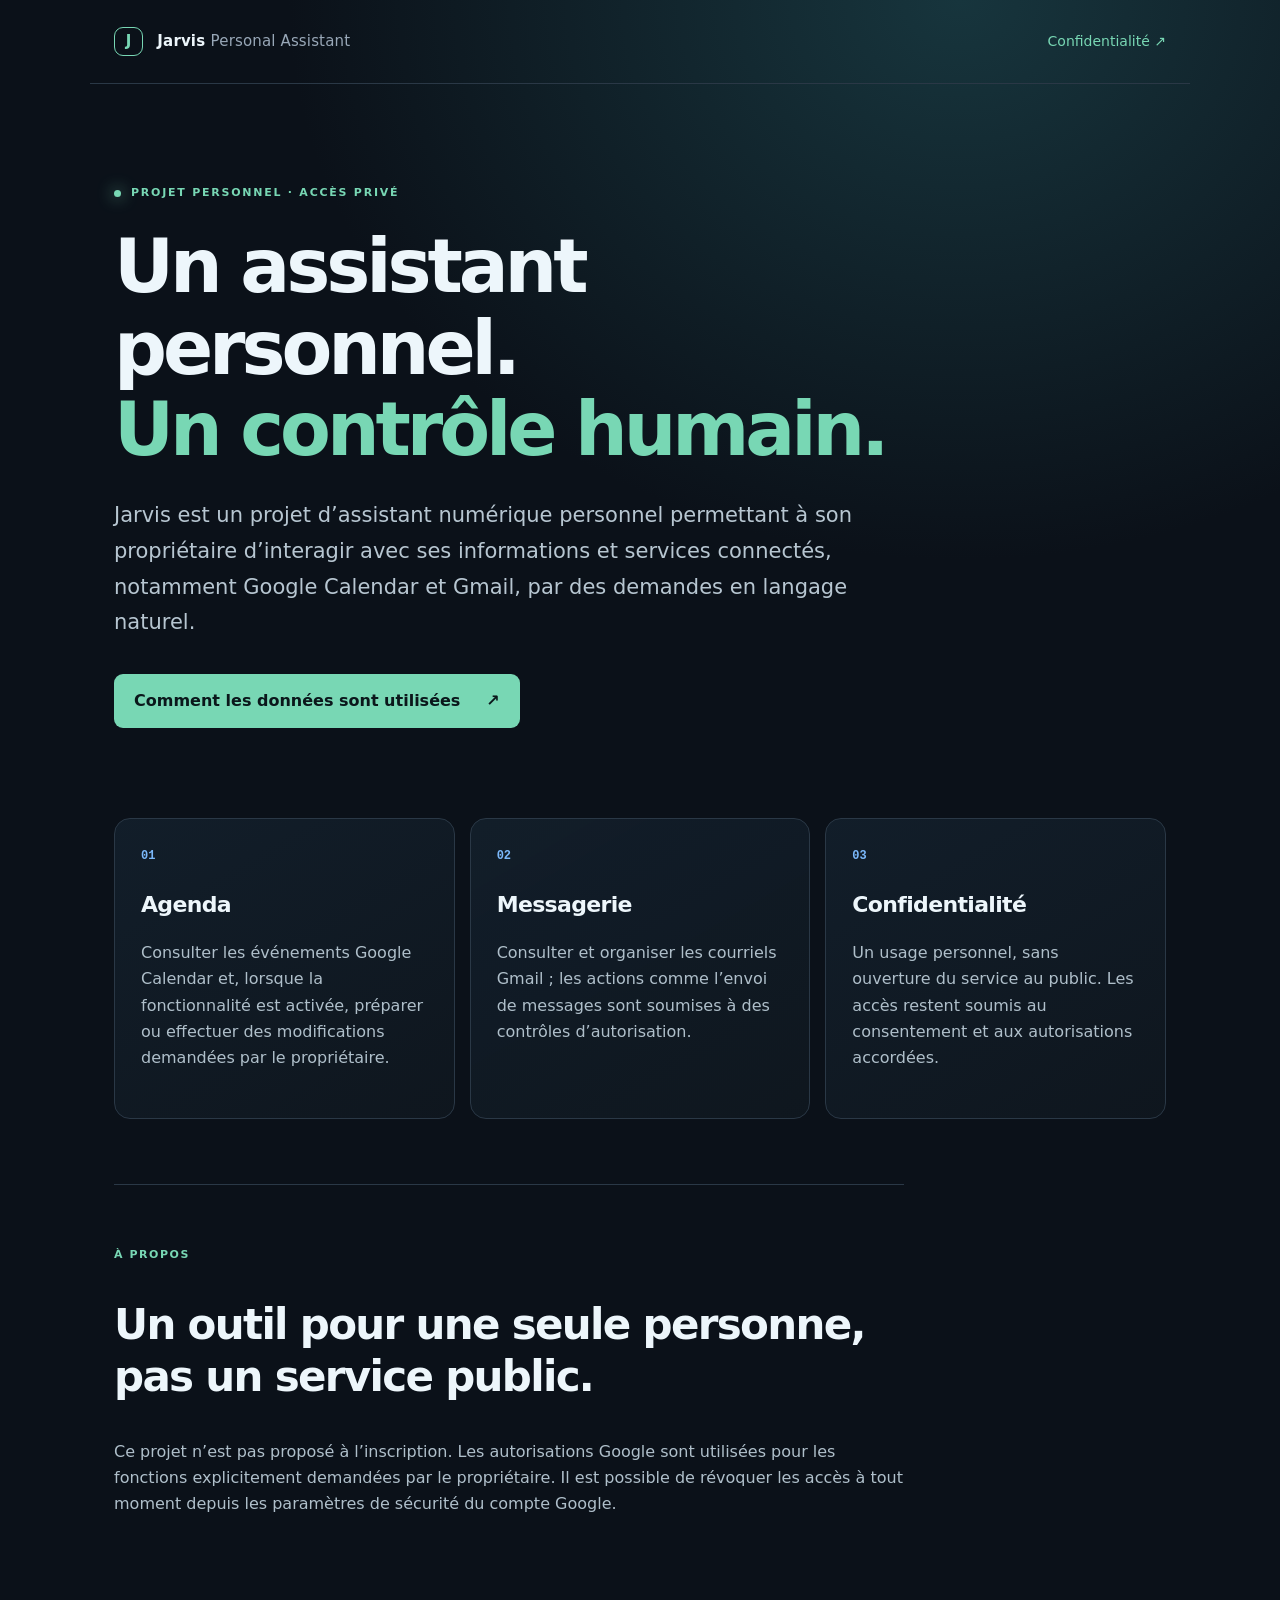
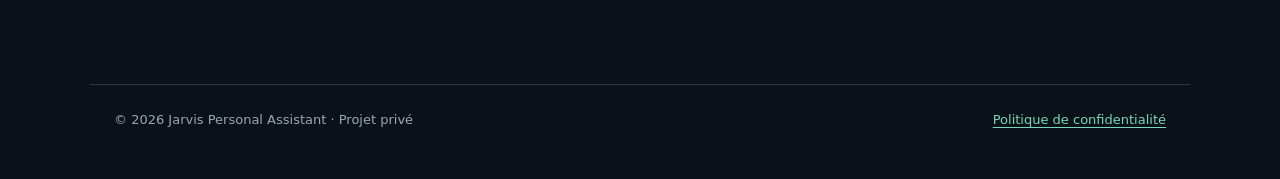
<file: index.html>
<!doctype html>
<html lang="fr">
<head>
  <meta charset="utf-8">
  <meta name="viewport" content="width=device-width, initial-scale=1">
  <meta name="description" content="Jarvis Personal Assistant est un assistant personnel privé, destiné à aider son utilisateur à consulter et gérer ses informations avec autorisation.">
  <title>Jarvis Personal Assistant — Projet personnel</title>
  <link rel="stylesheet" href="styles.css">
</head>
<body>
  <header class="bar"><a class="brand" href="index.html"><span class="mark">J</span> Jarvis <span class="light">Personal Assistant</span></a><a class="navlink" href="confidentialite.html">Confidentialité ↗</a></header>
  <main>
    <section class="hero"><div class="eyebrow"><span class="dot"></span> PROJET PERSONNEL · ACCÈS PRIVÉ</div><h1>Un assistant personnel.<br><em>Un contrôle humain.</em></h1><p class="lead">Jarvis est un projet d’assistant numérique personnel permettant à son propriétaire d’interagir avec ses informations et services connectés, notamment Google Calendar et Gmail, par des demandes en langage naturel.</p><div class="actions"><a class="button" href="confidentialite.html">Comment les données sont utilisées <span>↗</span></a></div></section>
    <section class="features" aria-label="Fonctionnalités"><article><div class="number">01</div><h2>Agenda</h2><p>Consulter les événements Google Calendar et, lorsque la fonctionnalité est activée, préparer ou effectuer des modifications demandées par le propriétaire.</p></article><article><div class="number">02</div><h2>Messagerie</h2><p>Consulter et organiser les courriels Gmail ; les actions comme l’envoi de messages sont soumises à des contrôles d’autorisation.</p></article><article><div class="number">03</div><h2>Confidentialité</h2><p>Un usage personnel, sans ouverture du service au public. Les accès restent soumis au consentement et aux autorisations accordées.</p></article></section>
    <section class="statement"><p class="label">À PROPOS</p><h2>Un outil pour une seule personne, pas un service public.</h2><p>Ce projet n’est pas proposé à l’inscription. Les autorisations Google sont utilisées pour les fonctions explicitement demandées par le propriétaire. Il est possible de révoquer les accès à tout moment depuis les paramètres de sécurité du compte Google.</p></section>
  </main>
  <footer><span>© 2026 Jarvis Personal Assistant · Projet privé</span><a href="confidentialite.html">Politique de confidentialité</a></footer>
</body>
</html>
</file>
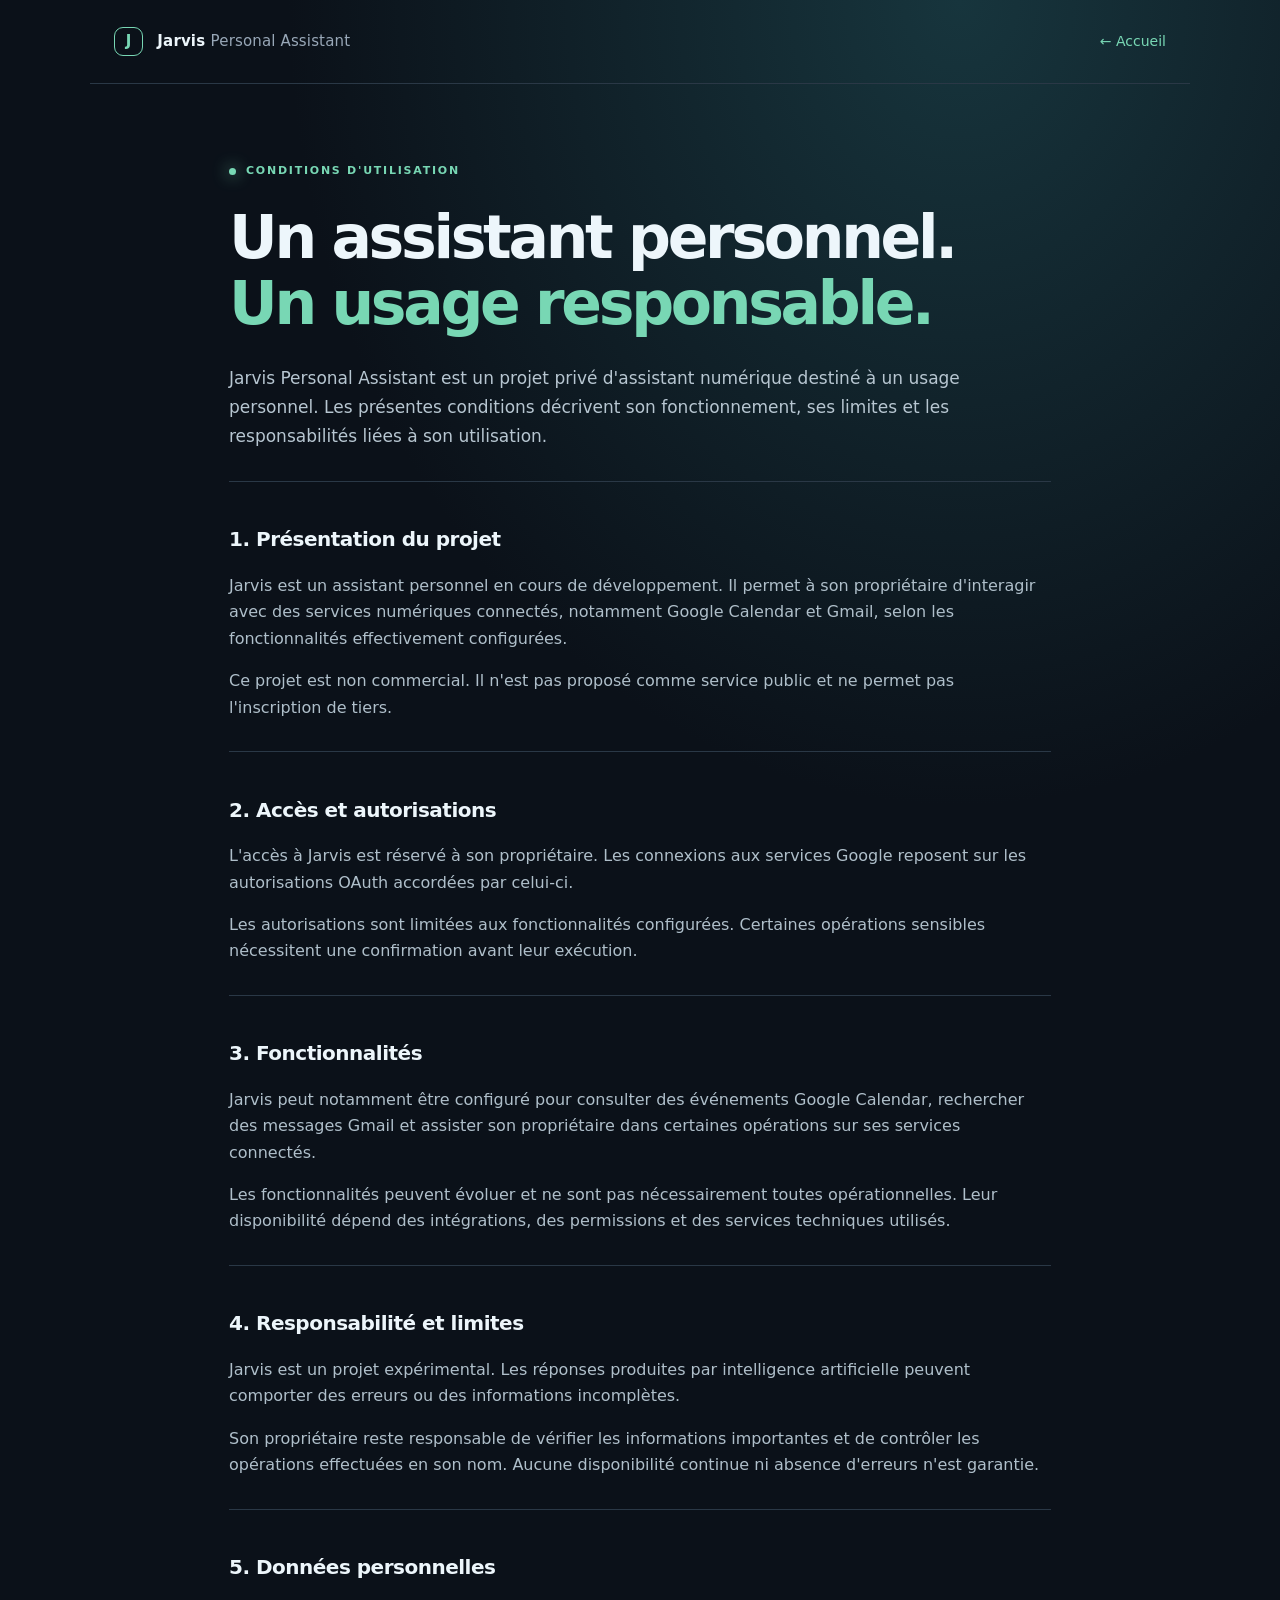
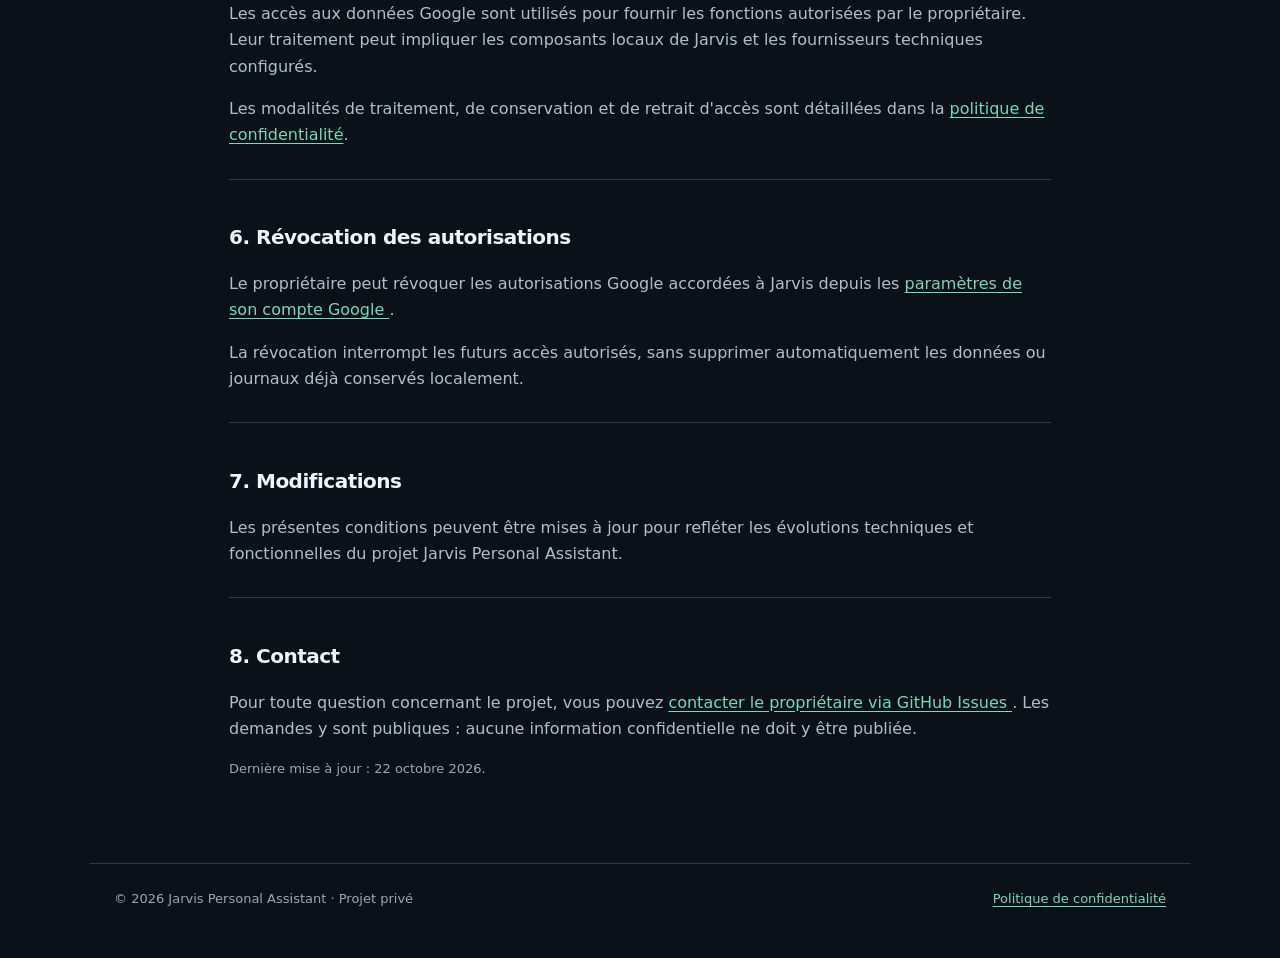
<file: conditions-utilisation.html>
<!doctype html>
<html lang="fr">
<head>
  <meta charset="utf-8">
  <meta name="viewport" content="width=device-width, initial-scale=1">
  <meta name="description" content="Conditions d'utilisation de Jarvis Personal Assistant, projet d'assistant numérique personnel privé.">
  <title>Conditions d'utilisation — Jarvis Personal Assistant</title>
  <link rel="stylesheet" href="styles.css">
</head>
<body>
  <header class="bar">
    <a class="brand" href="index.html">
      <span class="mark">J</span> Jarvis
      <span class="light">Personal Assistant</span>
    </a>
    <a class="navlink" href="index.html">← Accueil</a>
  </header>

  <main class="policy">
    <div class="eyebrow">
      <span class="dot"></span>
      CONDITIONS D'UTILISATION
    </div>

    <h1>Un assistant personnel.<br>
      <em>Un usage responsable.</em>
    </h1>

    <p class="lead">
      Jarvis Personal Assistant est un projet privé d'assistant
      numérique destiné à un usage personnel. Les présentes
      conditions décrivent son fonctionnement, ses limites et
      les responsabilités liées à son utilisation.
    </p>

    <section>
      <h2>1. Présentation du projet</h2>
      <p>
        Jarvis est un assistant personnel en cours de développement.
        Il permet à son propriétaire d'interagir avec des services
        numériques connectés, notamment Google Calendar et Gmail,
        selon les fonctionnalités effectivement configurées.
      </p>
      <p>
        Ce projet est non commercial. Il n'est pas proposé comme
        service public et ne permet pas l'inscription de tiers.
      </p>
    </section>

    <section>
      <h2>2. Accès et autorisations</h2>
      <p>
        L'accès à Jarvis est réservé à son propriétaire.
        Les connexions aux services Google reposent sur
        les autorisations OAuth accordées par celui-ci.
      </p>
      <p>
        Les autorisations sont limitées aux fonctionnalités
        configurées. Certaines opérations sensibles nécessitent
        une confirmation avant leur exécution.
      </p>
    </section>

    <section>
      <h2>3. Fonctionnalités</h2>
      <p>
        Jarvis peut notamment être configuré pour consulter des
        événements Google Calendar, rechercher des messages Gmail
        et assister son propriétaire dans certaines opérations
        sur ses services connectés.
      </p>
      <p>
        Les fonctionnalités peuvent évoluer et ne sont pas
        nécessairement toutes opérationnelles. Leur disponibilité
        dépend des intégrations, des permissions et des services
        techniques utilisés.
      </p>
    </section>

    <section>
      <h2>4. Responsabilité et limites</h2>
      <p>
        Jarvis est un projet expérimental. Les réponses produites
        par intelligence artificielle peuvent comporter des
        erreurs ou des informations incomplètes.
      </p>
      <p>
        Son propriétaire reste responsable de vérifier les
        informations importantes et de contrôler les opérations
        effectuées en son nom. Aucune disponibilité continue
        ni absence d'erreurs n'est garantie.
      </p>
    </section>

    <section>
      <h2>5. Données personnelles</h2>
      <p>
        Les accès aux données Google sont utilisés pour fournir
        les fonctions autorisées par le propriétaire.
        Leur traitement peut impliquer les composants locaux
        de Jarvis et les fournisseurs techniques configurés.
      </p>
      <p>
        Les modalités de traitement, de conservation et de retrait
        d'accès sont détaillées dans la
        <a href="confidentialite.html">politique de confidentialité</a>.
      </p>
    </section>

    <section>
      <h2>6. Révocation des autorisations</h2>
      <p>
        Le propriétaire peut révoquer les autorisations Google
        accordées à Jarvis depuis les
        <a href="https://myaccount.google.com/connections"
           target="_blank" rel="noopener noreferrer">
          paramètres de son compte Google
        </a>.
      </p>
      <p>
        La révocation interrompt les futurs accès autorisés,
        sans supprimer automatiquement les données ou journaux
        déjà conservés localement.
      </p>
    </section>

    <section>
      <h2>7. Modifications</h2>
      <p>
        Les présentes conditions peuvent être mises à jour
        pour refléter les évolutions techniques et fonctionnelles
        du projet Jarvis Personal Assistant.
      </p>
    </section>

    <section>
      <h2>8. Contact</h2>
      <p>
        Pour toute question concernant le projet, vous pouvez
        <a href="https://github.com/Tiloule/jarvis-oauth-site/issues/new"
           target="_blank" rel="noopener noreferrer">
          contacter le propriétaire via GitHub Issues
        </a>.
        Les demandes y sont publiques : aucune information
        confidentielle ne doit y être publiée.
      </p>
      <p class="updated">
        Dernière mise à jour : 22 octobre 2026.
      </p>
    </section>
  </main>

  <footer>
    <span>© 2026 Jarvis Personal Assistant · Projet privé</span>
    <a href="confidentialite.html">Politique de confidentialité</a>
  </footer>
</body>
</html>
</file>
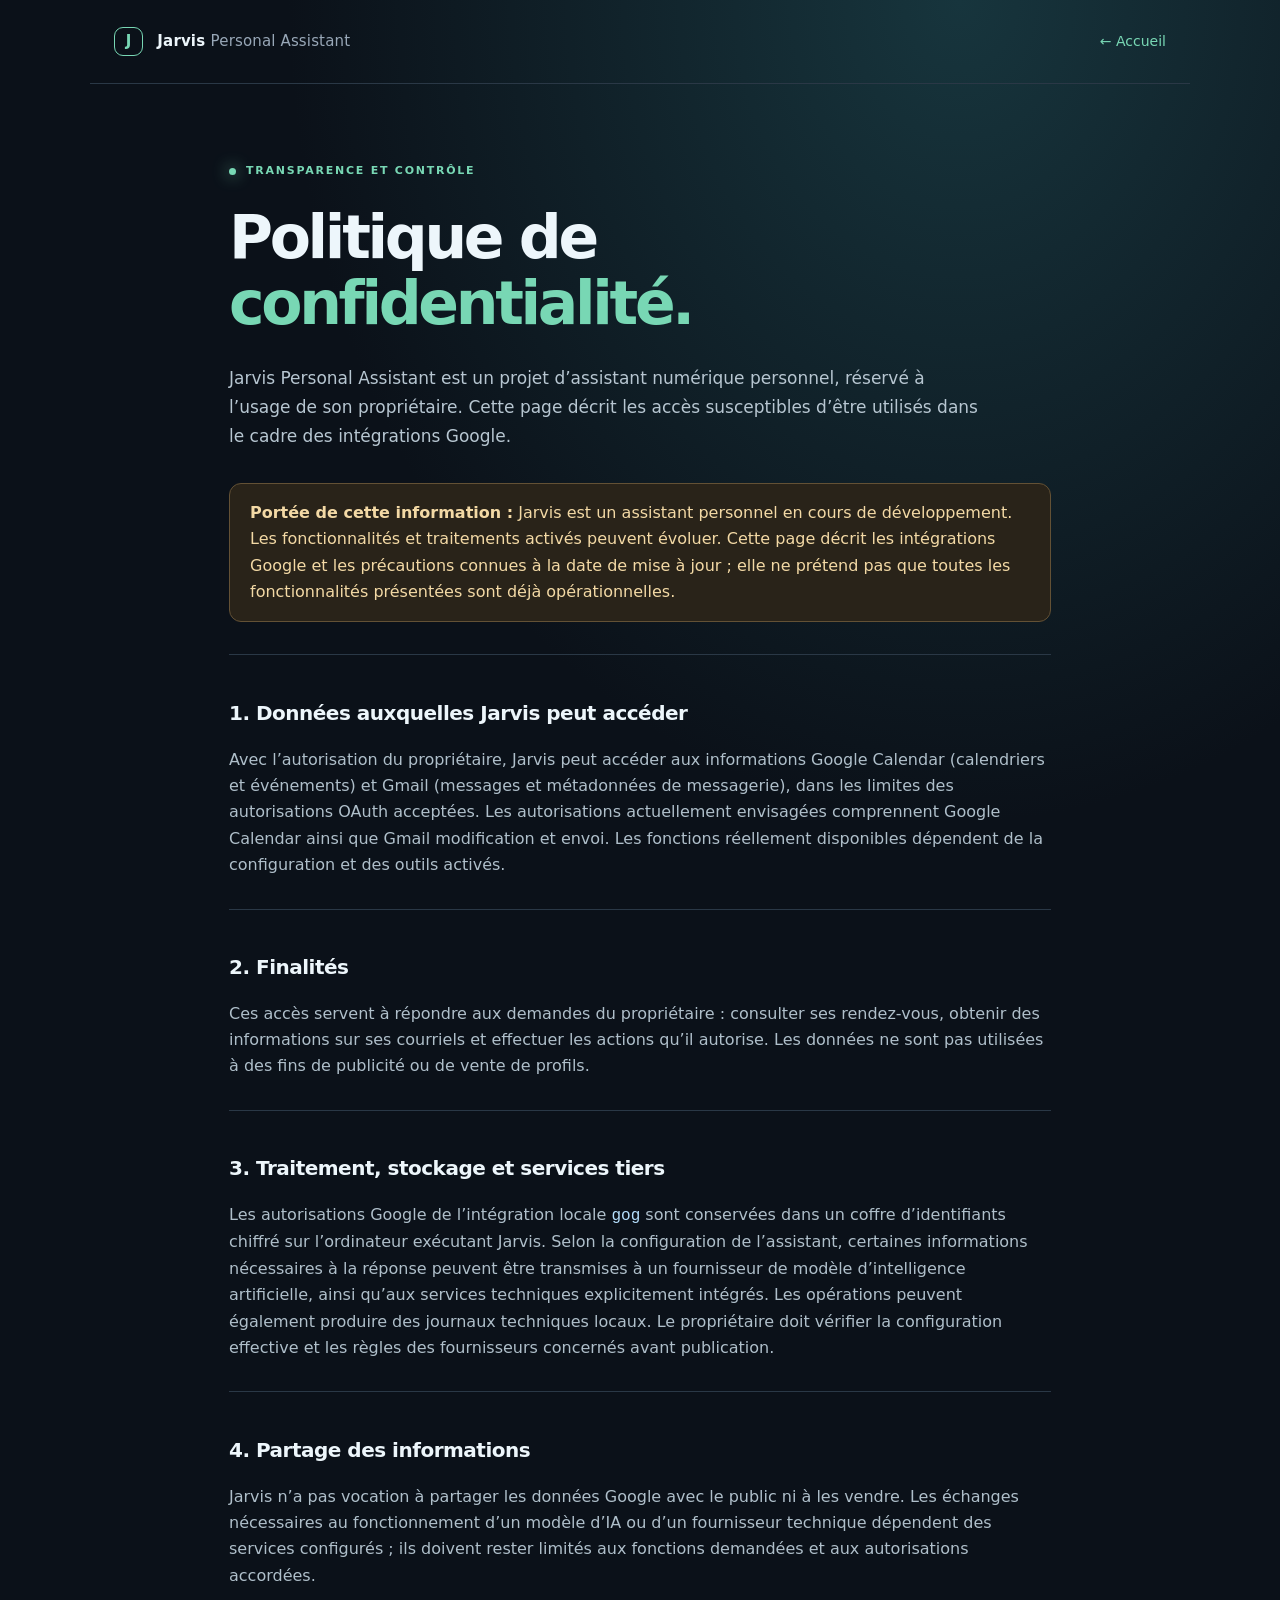
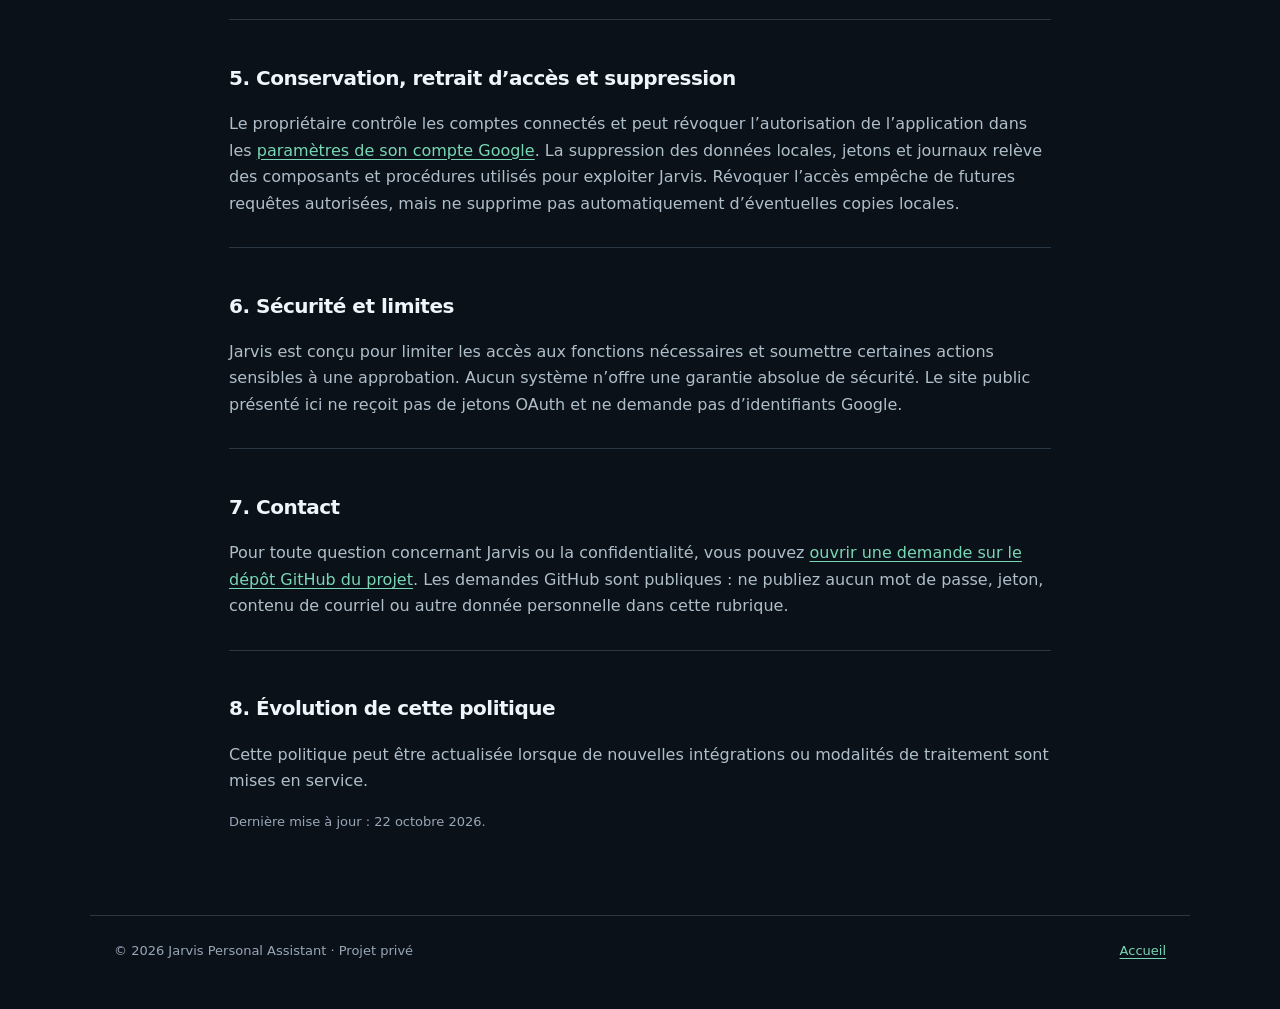
<file: confidentialite.html>
<!doctype html>
<html lang="fr">
<head>
  <meta charset="utf-8">
  <meta name="viewport" content="width=device-width, initial-scale=1">
  <meta name="description" content="Politique de confidentialité de Jarvis Personal Assistant.">
  <title>Politique de confidentialité — Jarvis Personal Assistant</title>
  <link rel="stylesheet" href="styles.css">
</head>
<body>
  <header class="bar"><a class="brand" href="index.html"><span class="mark">J</span> Jarvis <span class="light">Personal Assistant</span></a><a class="navlink" href="index.html">← Accueil</a></header>
  <main class="policy">
    <div class="eyebrow"><span class="dot"></span> TRANSPARENCE ET CONTRÔLE</div>
    <h1>Politique de <em>confidentialité.</em></h1>
    <p class="lead">Jarvis Personal Assistant est un projet d’assistant numérique personnel, réservé à l’usage de son propriétaire. Cette page décrit les accès susceptibles d’être utilisés dans le cadre des intégrations Google.</p>
    <p class="notice"><strong>Portée de cette information :</strong> Jarvis est un assistant personnel en cours de développement. Les fonctionnalités et traitements activés peuvent évoluer. Cette page décrit les intégrations Google et les précautions connues à la date de mise à jour ; elle ne prétend pas que toutes les fonctionnalités présentées sont déjà opérationnelles.</p>
    <section><h2>1. Données auxquelles Jarvis peut accéder</h2><p>Avec l’autorisation du propriétaire, Jarvis peut accéder aux informations Google Calendar (calendriers et événements) et Gmail (messages et métadonnées de messagerie), dans les limites des autorisations OAuth acceptées. Les autorisations actuellement envisagées comprennent Google Calendar ainsi que Gmail modification et envoi. Les fonctions réellement disponibles dépendent de la configuration et des outils activés.</p></section>
    <section><h2>2. Finalités</h2><p>Ces accès servent à répondre aux demandes du propriétaire : consulter ses rendez-vous, obtenir des informations sur ses courriels et effectuer les actions qu’il autorise. Les données ne sont pas utilisées à des fins de publicité ou de vente de profils.</p></section>
    <section><h2>3. Traitement, stockage et services tiers</h2><p>Les autorisations Google de l’intégration locale <code>gog</code> sont conservées dans un coffre d’identifiants chiffré sur l’ordinateur exécutant Jarvis. Selon la configuration de l’assistant, certaines informations nécessaires à la réponse peuvent être transmises à un fournisseur de modèle d’intelligence artificielle, ainsi qu’aux services techniques explicitement intégrés. Les opérations peuvent également produire des journaux techniques locaux. Le propriétaire doit vérifier la configuration effective et les règles des fournisseurs concernés avant publication.</p></section>
    <section><h2>4. Partage des informations</h2><p>Jarvis n’a pas vocation à partager les données Google avec le public ni à les vendre. Les échanges nécessaires au fonctionnement d’un modèle d’IA ou d’un fournisseur technique dépendent des services configurés ; ils doivent rester limités aux fonctions demandées et aux autorisations accordées.</p></section>
    <section><h2>5. Conservation, retrait d’accès et suppression</h2><p>Le propriétaire contrôle les comptes connectés et peut révoquer l’autorisation de l’application dans les <a href="https://myaccount.google.com/connections" rel="noopener noreferrer" target="_blank">paramètres de son compte Google</a>. La suppression des données locales, jetons et journaux relève des composants et procédures utilisés pour exploiter Jarvis. Révoquer l’accès empêche de futures requêtes autorisées, mais ne supprime pas automatiquement d’éventuelles copies locales.</p></section>
    <section><h2>6. Sécurité et limites</h2><p>Jarvis est conçu pour limiter les accès aux fonctions nécessaires et soumettre certaines actions sensibles à une approbation. Aucun système n’offre une garantie absolue de sécurité. Le site public présenté ici ne reçoit pas de jetons OAuth et ne demande pas d’identifiants Google.</p></section>
    <section><h2>7. Contact</h2><p>Pour toute question concernant Jarvis ou la confidentialité, vous pouvez <a href="https://github.com/Tiloule/jarvis-oauth-site/issues/new" rel="noopener noreferrer" target="_blank">ouvrir une demande sur le dépôt GitHub du projet</a>. Les demandes GitHub sont publiques : ne publiez aucun mot de passe, jeton, contenu de courriel ou autre donnée personnelle dans cette rubrique.</p></section>
    <section><h2>8. Évolution de cette politique</h2><p>Cette politique peut être actualisée lorsque de nouvelles intégrations ou modalités de traitement sont mises en service.</p><p class="updated">Dernière mise à jour : 22 octobre 2026.</p></section>
  </main>
  <footer><span>© 2026 Jarvis Personal Assistant · Projet privé</span><a href="index.html">Accueil</a></footer>
</body>
</html>
</file>
<file: styles.css>
:root{color-scheme:dark;--bg:#0b1119;--panel:#121d28;--muted:#98a7b7;--text:#edf6fb;--line:#2a3846;--accent:#78d7b4;--accent2:#7bb8fa}
*{box-sizing:border-box}html{scroll-behavior:smooth}body{margin:0;background:radial-gradient(ellipse 75% 45% at 75% 0%,#17353d 0%,transparent 70%),var(--bg);color:var(--text);font:16px/1.65 ui-sans-serif,system-ui,-apple-system,"Segoe UI",sans-serif}a{color:var(--accent);text-underline-offset:3px}.bar{max-width:1100px;margin:auto;padding:27px 24px;display:flex;justify-content:space-between;gap:15px;align-items:center;border-bottom:1px solid var(--line)}.bar a{text-decoration:none}.brand{color:var(--text);font-size:15px;font-weight:750;letter-spacing:.01em}.mark{display:inline-grid;place-items:center;border:1px solid var(--accent);width:29px;height:29px;border-radius:9px;color:var(--accent);margin-right:9px}.light{font-weight:400;color:var(--muted)}.navlink{font-size:14px}main{max-width:1100px;margin:auto;padding:0 24px}.hero{padding:100px 0 90px;max-width:850px}.eyebrow{font-size:11px;font-weight:760;letter-spacing:.16em;color:var(--accent);display:flex;gap:10px;align-items:center}.dot{width:7px;height:7px;border-radius:100%;background:var(--accent);box-shadow:0 0 16px var(--accent)}h1{font-size:clamp(41px,6vw,74px);line-height:1.1;letter-spacing:-.055em;margin:24px 0 28px;font-weight:750}h1 em{font-style:normal;color:var(--accent)}.lead{color:#b7c6d1;font-size:clamp(17px,2.2vw,21px);line-height:1.7;max-width:760px}.actions{margin-top:33px}.button{display:inline-flex;align-items:center;gap:26px;background:var(--accent);color:#0b171b;padding:14px 20px;border-radius:9px;text-decoration:none;font-weight:700}.button:hover{background:#aff3d9}.features{display:grid;grid-template-columns:repeat(3,1fr);gap:15px}.features article{border:1px solid var(--line);border-radius:16px;padding:30px 26px;background:linear-gradient(150deg,#152432aa,#101820bb)}.number{color:var(--accent2);font:600 12px ui-monospace,monospace}.features h2{font-size:22px;letter-spacing:-.03em;margin:24px 0 8px}.features p,.statement p,.policy section p{color:#afbfca}.statement{margin:65px 0 100px;border-top:1px solid var(--line);padding:50px 0;max-width:790px}.label{font-weight:750;letter-spacing:.14em;font-size:11px;color:var(--accent)!important}.statement h2{font-size:clamp(27px,4vw,42px);line-height:1.25;letter-spacing:-.04em}footer{border-top:1px solid var(--line);max-width:1100px;padding:24px;margin:0 auto 25px;display:flex;gap:20px;justify-content:space-between;font-size:13px;color:var(--muted)}.policy{max-width:870px;padding-top:78px;padding-bottom:70px}.policy h1{font-size:clamp(40px,5vw,60px)}.policy section{margin-top:30px;padding-top:25px;border-top:1px solid var(--line)}.policy section h2{font-size:20px;letter-spacing:-.025em}.policy .lead{font-size:17px}.notice{background:#292319;border:1px solid #635135;color:#f3d9a5;padding:16px 20px;border-radius:12px;margin:32px 0}.updated{font-size:13px;color:var(--muted)!important}code{color:#b5dffd}
@media(max-width:700px){.features{grid-template-columns:1fr}.hero{padding:70px 0 50px}.light{display:none}.bar{padding-top:18px;padding-bottom:18px}.policy{padding-top:55px}footer{flex-direction:column;gap:5px}}
</file>
